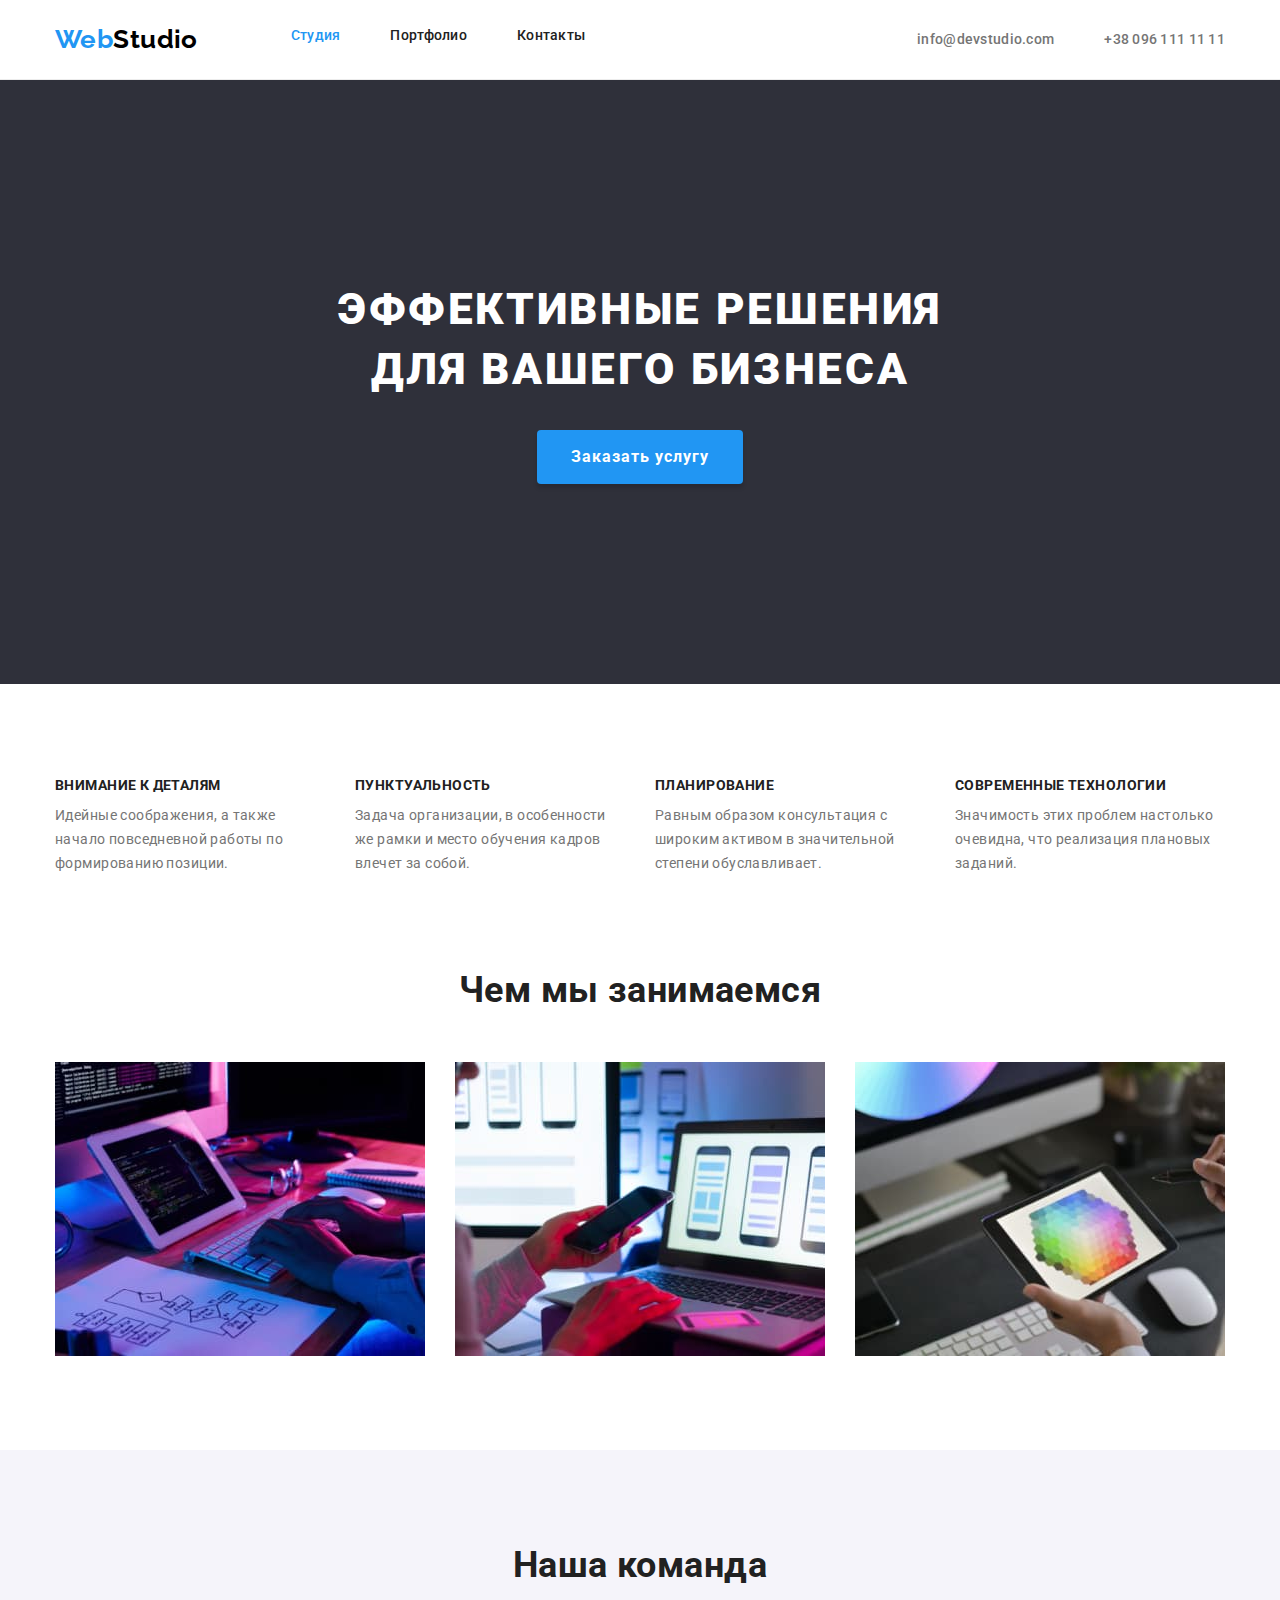
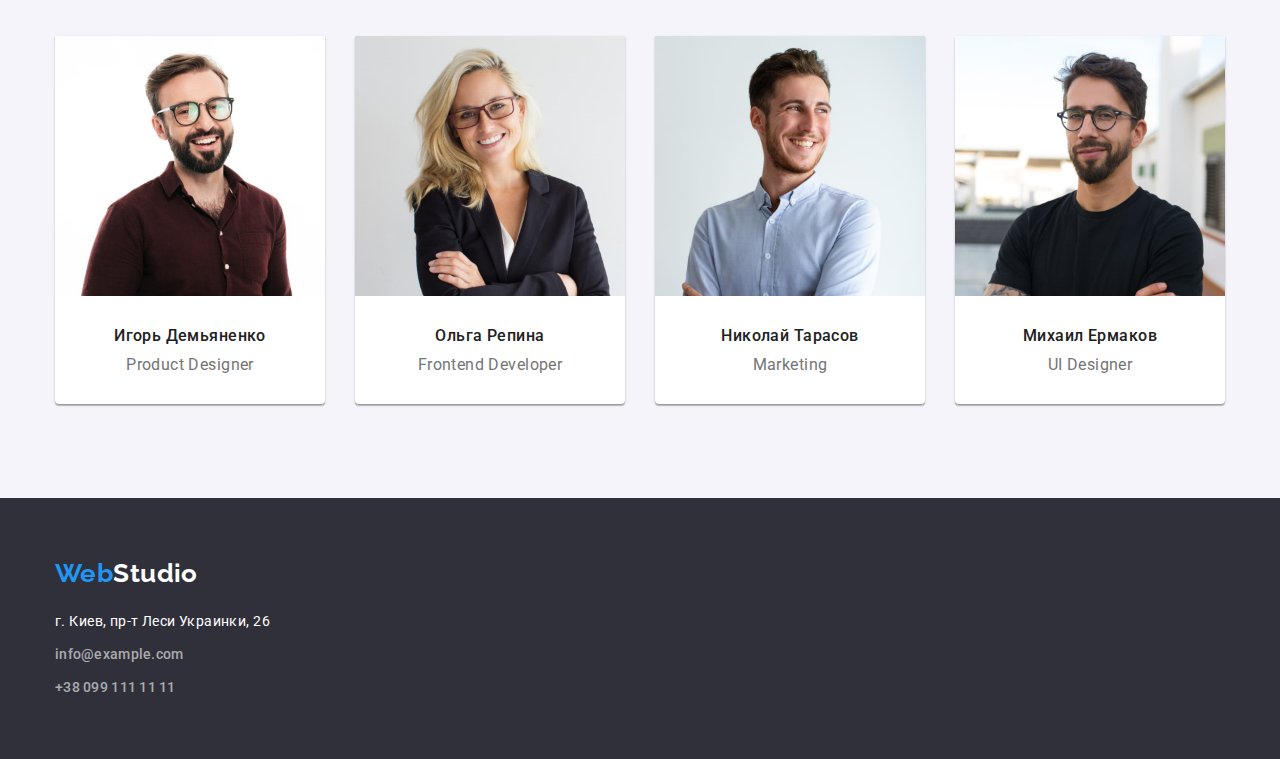
<file: index.html>
<!DOCTYPE html>
<html lang="ru">
  <head>
    <meta charset="UTF-8" />
    <meta http-equiv="X-UA-Compatible" content="IE=edge" />
    <meta name="viewport" content="width=device-width, initial-scale=1.0" />
    <title>Document</title>
    <link rel="preconnect" href="https://fonts.googleapis.com" />
    <link rel="preconnect" href="https://fonts.gstatic.com" crossorigin />
    <link
      href="https://fonts.googleapis.com/css2?family=Raleway:wght@700&family=Roboto:wght@400;500;700;900&display=swap"
      rel="stylesheet"
    />
    <link
      rel="stylesheet"
      href="https://cdn.jsdelivr.net/npm/modern-normalize@1.1.0/modern-normalize.min.css"
    />
    <link rel="stylesheet" href="./css/styles.css" />
  </head>
  <body>
    <!-- HEADER -->
    <header class="top-header">
      <div class="container header-container">
        <nav class="top-nav">
          <a class="logo link logo-header" href="./index.html"
            >Web<span class="studio">Studio</span></a
          >
          <ul class="menu list">
            <li class="menu-item">
              <a class="menu-link link current" href="./index.html">Студия</a>
            </li>
            <li class="menu-item">
              <a class="menu-link link" href="./portfolio.html">Портфолио</a>
            </li>
            <li class="menu-item">
              <a class="menu-link link" href="">Контакты</a>
            </li>
          </ul>
        </nav>
        <ul class="contact-header list">
          <li class="mail-header">
            <a class="contact-mail" href="mailto:info@devstudio.com">info@devstudio.com</a>
          </li>
          <li>
            <a class="contact-phone" href="tel:+380961111111">+38 096 111 11 11</a>
          </li>
        </ul>
      </div>
    </header>
    <main>
      <!-- HERO -->
      <section class="hero section">
        <div class="container">
          <h1 class="hero-name">Эффективные решения для вашего бизнеса</h1>
          <button class="modal-btn" type="button">Заказать услугу</button>
        </div>
      </section>
      <!-- BENEFITS -->
      <section class="benefits-section section">
        <div class="container">
          <h2 class="hidden-name">Почему нас выбирают</h2>
          <ul class="benefits list">
            <li class="benefits-list">
              <h3 class="benefits-name">Внимание к деталям</h3>
              <p>
                Идейные соображения, а также начало повседневной работы по формированию позиции.
              </p>
            </li>
            <li class="benefits-list">
              <h3 class="benefits-name">Пунктуальность</h3>
              <p>
                Задача организации, в особенности же рамки и место обучения кадров влечет за собой.
              </p>
            </li>
            <li class="benefits-list">
              <h3 class="benefits-name">Планирование</h3>
              <p>
                Равным образом консультация с широким активом в значительной степени обуславливает.
              </p>
            </li>
            <li class="benefits-list">
              <h3 class="benefits-name">Современные технологии</h3>
              <p>Значимость этих проблем настолько очевидна, что реализация плановых заданий.</p>
            </li>
          </ul>
        </div>
      </section>
      <!-- TO-DO-LIST -->
      <section class="to-do-section section">
        <div class="container">
          <h2 class="section-name">Чем мы занимаемся</h2>
          <ul class="to-do-gallery list">
            <li class="gallery-img">
              <img
                src="./images/tasks/box-1.jpg"
                alt="набор кода на клавиатуре"
                width="370"
                height="294"
              />
            </li>
            <li class="gallery-img">
              <img
                src="./images/tasks/box-2.jpg"
                alt="адаптация сайта для смартфонов"
                width="370"
                height="294"
              />
            </li>
            <li class="gallery-img">
              <img
                src="./images/tasks/box-3.jpg"
                alt="палитра на планшете"
                width="370"
                height="294"
              />
            </li>
          </ul>
        </div>
      </section>
      <!-- TEAM -->
      <section class="team section">
        <div class="container">
          <h2 class="section-name">Наша команда</h2>
          <ul class="team-list list">
            <li class="team-card">
              <img
                src="./images/team/igor-demyanenko.jpg"
                alt="Игорь Демьяненко"
                width="270"
                height="260"
              />
              <div class="card-name-info">
                <h3 class="card-name">Игорь Демьяненко</h3>
                <p class="card-info" lang="en">Product Designer</p>
              </div>
            </li>
            <li class="team-card">
              <img
                src="./images/team/olga-repina.jpg"
                alt="Ольга Репина"
                width="270"
                height="260"
              />
              <div class="card-name-info">
                <h3 class="card-name">Ольга Репина</h3>
                <p class="card-info" lang="en">Frontend Developer</p>
              </div>
            </li>
            <li class="team-card">
              <img
                src="./images/team/nikolay-tarasov.jpg"
                alt="Николай Тарасов"
                width="270"
                height="260"
              />
              <div class="card-name-info">
                <h3 class="card-name">Николай Тарасов</h3>
                <p class="card-info" lang="en">Marketing</p>
              </div>
            </li>
            <li class="team-card">
              <img
                src="./images/team/mikhail-ermakov.jpg"
                alt="Михаил Ермаков"
                width="270"
                height="260"
              />
              <div class="card-name-info">
                <h3 class="card-name">Михаил Ермаков</h3>
                <p class="card-info" lang="en">UI Designer</p>
              </div>
            </li>
          </ul>
        </div>
      </section>
    </main>
    <!-- FOOTER -->
    <footer class="page-footer">
      <div class="container">
        <a class="logo link" href="./index.html">Web<span class="studio-footer">Studio</span></a>
        <address class="ws-address">
          <ul class="address list">
            <li class="contact-footer-list">
              <a
                class="address-map link"
                href="https://goo.gl/maps/7SedMrmF1vH1Pyd48"
                target="_blank"
                rel="noopener noreferrer"
                >г. Киев, пр-т Леси Украинки, 26</a
              >
            </li>
            <li class="contact-footer-list">
              <a class="contact-mail link" href="mailto:info@example.com">info@example.com</a>
            </li>
            <li class="contact-footer-list">
              <a class="contact-phone link" href="tel:+380991111111">+38 099 111 11 11</a>
            </li>
          </ul>
        </address>
      </div>
    </footer>
  </body>
</html>
</file>
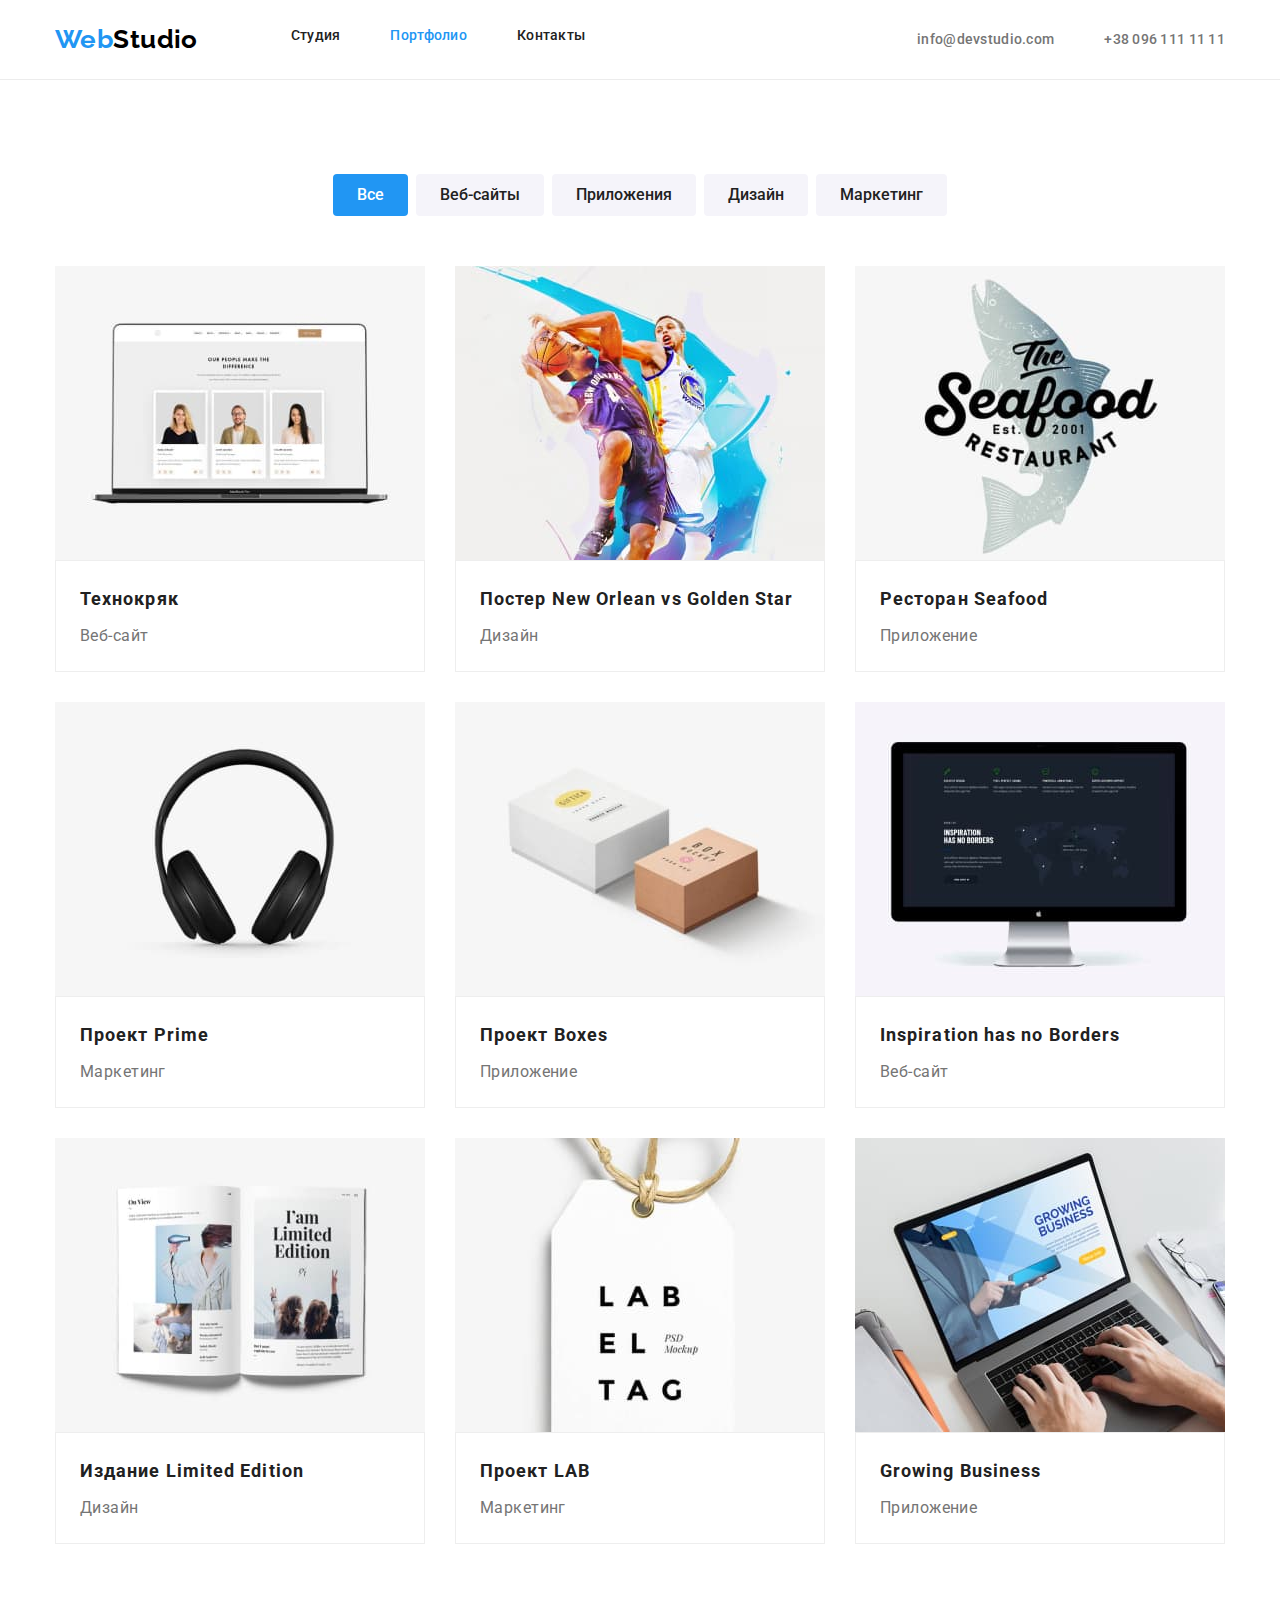
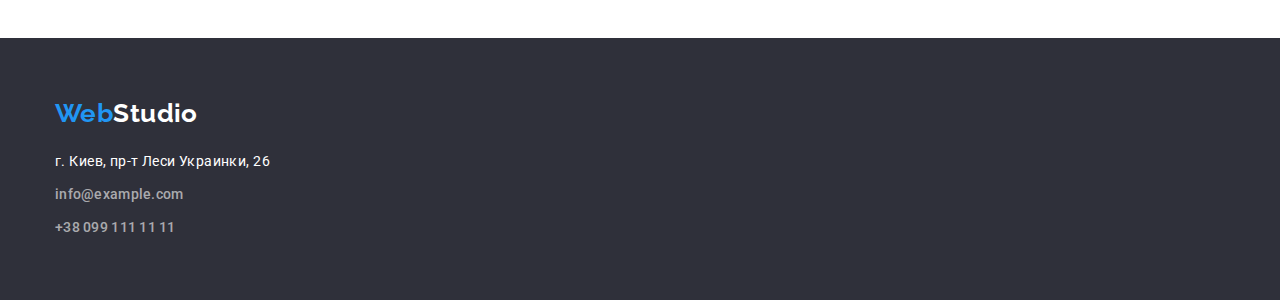
<file: portfolio.html>
<!DOCTYPE html>
<html lang="ru">
  <head>
    <meta charset="UTF-8" />
    <meta http-equiv="X-UA-Compatible" content="IE=edge" />
    <meta name="viewport" content="width=device-width, initial-scale=1.0" />
    <title>Document</title>
    <link rel="preconnect" href="https://fonts.googleapis.com" />
    <link rel="preconnect" href="https://fonts.gstatic.com" crossorigin />
    <link
      href="https://fonts.googleapis.com/css2?family=Raleway:wght@700&family=Roboto:wght@400;500;700;900&display=swap"
      rel="stylesheet"
    />
    <link rel="stylesheet" href="https://cdn.jsdelivr.net/npm/modern-normalize@1.1.0/modern-normalize.min.css">
    <link rel="stylesheet" href="./css/styles.css" />
  </head>
  <body>
    <!-- HEADER -->
    <header class="top-header">
      <div class="container header-container">
      <nav class="top-nav">
        <a class="logo link logo-header" href="./index.html">Web<span class="studio">Studio</span></a>
        <ul class="menu list">
          <li class="menu-item">
            <a class="menu-link link" href="./index.html">Студия</a>
          </li>
          <li class="menu-item">
            <a class="menu-link link current" href="./portfolio.html">Портфолио</a>
          </li>
          <li class="menu-item">
            <a class="menu-link link" href="">Контакты</a>
          </li>
        </ul>
      </nav>
      <ul class="contact-header list">
        <li class="mail-header">
          <a class="contact-mail" href="mailto:info@devstudio.com">info@devstudio.com</a>
        </li>
        <li>
          <a class="contact-phone" href="tel:+380961111111">+38 096 111 11 11</a>
        </li>
      </ul>
    </div>
    </header>
    <main>
      <!-- PORTFOLIO PAGE -->
      <section class="portfolio section">
        <div class="container">
        <h1 class="hidden-name">Портфолио</h1>
        <ul class="filter-btn-list list">
          <li class="filter-button">
            <button class="filter-btn current" type="button">Все</button>
          </li>
          <li class="filter-button">
            <button class="filter-btn" type="button">Веб-сайты</button>
          </li>
          <li class="filter-button">
            <button class="filter-btn" type="button">Приложения</button>
          </li>
          <li class="filter-button">
            <button class="filter-btn" type="button">Дизайн</button>
          </li>
          <li class="filter-button">
            <button class="filter-btn" type="button">Маркетинг</button>
          </li>
        </ul>
        <ul class="projects list">
          <li class="project-card">
            <img
              src="./images/portfolio/project-1.jpg"
              alt="Открыт веб-сайт на ноутбуке"
              
            />
            <div class="project-name-info">
            <h2 class="project-name">Технокряк</h2>
            <p class="project-info">Веб-сайт</p></div>
          </li>
          <li class="project-card">
            <img
              src="./images/portfolio/project-2.jpg"
              alt="Два боскетболиста в прыжке c мячом"
              width="370"
              height="294"
            />
             <div class="project-name-info">
            <h2 class="project-name">Постер <span lang="en">New Orlean vs Golden Star</span></h2>
            <p class="project-info">Дизайн</p></div>
          </li>
          <li class="project-card">
            <img
              src="./images/portfolio/project-3.jpg"
              alt="логотип рыбного ресторана"
              width="370"
              height="294"
            />
             <div class="project-name-info">
            <h2 class="project-name">Ресторан <span lang="en">Seafood</span></h2>
            <p class="project-info">Приложение</p></div>
          </li>
          <li class="project-card">
            <img
              src="./images/portfolio/project-4.jpg"
              alt="накладные наушники"
              width="370"
              height="294"
            />
             <div class="project-name-info">
            <h2 class="project-name">Проект <span lang="en">Prime</span></h2>
            <p class="project-info">Маркетинг</p></div>
          </li>
          <li class="project-card">
            <img
              src="./images/portfolio/project-5.jpg"
              alt="белая и коричневая коробки"
              width="370"
              height="294"
            />
             <div class="project-name-info">
            <h2 class="project-name">Проект <span lang="en">Boxes</span></h2>
            <p class="project-info">Приложение</p></div>
          </li>
          <li class="project-card">
            <img
              src="./images/portfolio/project-6.jpg"
              alt="на мониторе отображается сайт"
              width="370"
              height="294"
            />
             <div class="project-name-info">
            <h2 class="project-name" lang="en">Inspiration has no Borders</h2>
            <p class="project-info">Веб-сайт</p></div>
          </li>
          <li class="project-card">
            <img
              src="./images/portfolio/project-7.jpg"
              alt="открытый журнал"
              width="370"
              height="294"
            />
             <div class="project-name-info">
            <h2 class="project-name">Издание <span lang="en">Limited Edition</span></h2>
            <p class="project-info">Дизайн</p></div>
          </li>
          <li class="project-card">
            <img
              src="./images/portfolio/project-8.jpg"
              alt="ярлык для товара"
              width="370"
              height="294"
            />
             <div class="project-name-info">
            <h2 class="project-name">Проект LAB</h2>
            <p class="project-info">Маркетинг</p></div>
          </li>
          <li class="project-card">
            <img
              src="./images/portfolio/project-9.jpg"
              alt="на ноутбуке открыт сайт"
              width="370"
              height="294"
            />
             <div class="project-name-info">
            <h2 class="project-name" lang="en">Growing Business</h2>
            <p class="project-info">Приложение</p></div>
          </li>
        </ul>
        </div>
      </section>
    </main>
    <!-- FOOTER -->
    <footer class="page-footer">
      <div class="container">
      <a class="logo link" href="./index.html">Web<span class="studio-footer">Studio</span></a>
      <address class="ws-address">
        <ul class="address list">
          <li class="contact-footer-list">
            <a
              class="address-map link"
              href="https://goo.gl/maps/7SedMrmF1vH1Pyd48"
              target="_blank"
              rel="noopener noreferrer"
              >г. Киев, пр-т Леси Украинки, 26</a
            >
          </li>
          <li class="contact-footer-list"><a class="contact-mail link" href="mailto:info@example.com">info@example.com</a></li>
          <li class="contact-footer-list"><a class="contact-phone link" href="tel:+380991111111">+38 099 111 11 11</a></li>
        </ul>
      </address>
    </div>
    </footer>
  </body>
</html>
</file>
<file: css/styles.css>
:root {
  --pimary-color: #757575;
  --secondary-color: #212121;
  --accent-color: #2196f3;
  --primery-white-color: #ffffff;
  --secondary-white-color: #EEEEEE;
  --white-color: #f5f4fa;
  --hero-background-color: #2F303A;

  --primary-font: 'Roboto', sans-serif;
  --secondary-font: 'Raleway', sans-serif;
}

/* ============================================RESET======================================= */

body {
  font-family: var(--primary-font);
  font-size: 14px;
  line-height: 1.71;
  letter-spacing: 0.03em;

  background-color: var(--primery-white-color);
  color: var(--pimary-color);
}

h1,
h2,
h3,
h4,
p {
  margin-top: 0;
  margin-bottom: 0;
}

.list {
  list-style: none;
}
.link {
  text-decoration: none;
}

ul,
ol {
  margin-top: 0;
  margin-bottom: 0;
  padding-left: 0;
}

img {
  display: block;
  max-width: 100%, 
  height: auto;
}

button {
  cursor: pointer;
}

.hidden-name {
  position: absolute;
  width: 1px;
  height: 1px;
  margin: -1px;
  border: 0;
  padding: 0;
  white-space: nowrap;
  clip-path: inset(100%);
  clip: rect(0 0 0 0);
  overflow: hidden;
}

/* =================================UTILITY-CLASSES============================= */

.section {
  padding-top: 94px;
  padding-bottom: 94px;
}

.container {
  width: 1200px;
  margin-left: auto;
  margin-right: auto;
  padding-left: 15px;
  padding-right: 15px;
}

.top-nav,
.menu,
.contact-header,
.to-do-gallery,
.team-list,
.benefits,
.filter-btn-list,
.projects
{
  display: flex;
}

.benefits,
.to-do-gallery,
.team-list,
.projects {
  gap: 30px;
}

/* =====================================HEADER===================================== */

.header-container {
  display: flex;
  align-items: center;
  justify-content: space-between;
}

.top-header {
  padding-top: 24px;
  padding-bottom: 24px;

  border-bottom: 1px solid #ECECEC;
}

/* ====================LOGO================ */
.logo-header {
  margin-right: 93px;
}

.logo {
  font-family: var(--secondary-font);
  font-weight: 700;
  font-size: 26px;
  line-height: 1.19;

  color: var(--accent-color);
}

.studio {
  color: #000000;
}
/* ====================NAV=================== */
.menu-item:not(:last-child) {
  margin-right: 50px;
}

.menu-link {
  font-weight: 500;
  line-height: 1.14;
  letter-spacing: 0.02em;

  color: var(--secondary-color);
}
.menu-link:hover,
.menu-link:focus {
  color: var(--accent-color);
}

.menu-link.current {
  color: var(--accent-color);
}

/* ====================CONTACTS=================== */

.contact-mail,
.contact-phone {
  text-decoration: none;
  font-weight: 500;
  line-height: 1.14;
  letter-spacing: 0.02em;

  color: var(--pimary-color);
}

.mail-header {
  margin-right: 50px;
}

.contact-mail:hover,
.contact-mail:focus {
  color: var(--accent-color);
}
.contact-phone:hover,
.contact-phone:focus {
  color: var(--accent-color);
}

/* ===============================================HERO============================================ */
.hero {
  background-color: var(--hero-background-color);

  padding-top: 200px;
  padding-bottom: 200px;

  text-align: center;
}

.hero-name {
  font-weight: 900;
  font-size: 44px;
  line-height: 1.36;
  text-align: center;
  letter-spacing: 0.06em;

  width: 696px;
  margin-left: auto;
  margin-right: auto;
  margin-bottom: 30px;

  text-transform: uppercase;
  color: var(--primery-white-color);
}

.modal-btn {
  font-weight: 700;
  font-size: 16px;
  line-height: 1.88;

  padding: 10px 32px;

  letter-spacing: 0.06em;

  color: var(--primery-white-color);
  background: var(--accent-color);
  border-color: transparent;

  box-shadow: 0px 4px 4px rgba(0, 0, 0, 0.15);
  border-radius: 4px;
}

/* ============================================BENEFITS============================================= */

.benefits-name {
  font-size: 14px;
  line-height: 1.14;
  text-transform: uppercase;

  color: var(--secondary-color);

  margin-bottom: 10px;
}

.benefits-list {
  width: 270px;
}

/* ==========================================--TO-DO_SECTION========================================== */

.to-do-section {
  padding-top: 0;
}

/* ==============================================TEAM================================================= */
.team {
  background: var(--white-color);
}

.section-name {
  font-size: 36px;
  line-height: 1.17;
  text-align: center;

  color: var(--secondary-color);

  margin-bottom: 50px;
}

.team-card {
  background: var(--primery-white-color);

  box-shadow: 0px 1px 3px rgba(0, 0, 0, 0.12), 0px 1px 1px rgba(0, 0, 0, 0.14),
    0px 2px 1px rgba(0, 0, 0, 0.2);
  border-radius: 0px 0px 4px 4px;
}

.card-name {
  font-weight: 500;
  font-size: 16px;
  line-height: 1.19;
  text-align: center;

  color: var(--secondary-color);
  
  margin-bottom: 10px;
}

.card-info {
  font-size: 16px;
  line-height: 1.19;
  text-align: center;
}

.card-name-info {
  padding-top: 30px;
  padding-bottom: 30px;
}
/* ==================================================FOOTER======================================= */

.page-footer {
  padding-top: 60px;
  padding-bottom: 60px;

  background: var(--hero-background-color)
}

.address-map,
.address .contact-mail,
.address .contact-phone {
  font-style: normal;

  color: var(--primery-white-color);
}

.address .contact-mail,
.address .contact-phone {
  color: rgba(255, 255, 255, 0.6);
}

.address .contact-mail:hover,
.address .contact-mail:focus {
  color: var(--accent-color);
}

.address .contact-phone:hover,
.address .contact-phone:focus {
  color: var(--accent-color);
}

.studio-footer {
  color: var(--primery-white-color);
}

.ws-address {
  margin-top: 20px;
}

.contact-footer-list:not(:last-child) {
  margin-bottom: 9px;
  }

/* ==============================================PORTFOLIO========================================== */
/* ============FILTER-BUTTONS============ */
.filter-button:not(:last-child) {
  margin-right: 8px;
}

.filter-btn {
  background: var(--white-color);
  color: var(--secondary-color);

  border-radius: 4px;
  border-color: transparent;

  font-family: 'Roboto';
  font-style: normal;
  font-weight: 500;
  font-size: 16px;
  line-height: 1.62;
  text-align: center;

  padding: 6px 22px;
}

.filter-btn:hover,
.filter-btn:focus {
  background-color: var(--accent-color);
  box-shadow: 0px 3px 1px rgba(0, 0, 0, 0.1), 0px 1px 2px rgba(0, 0, 0, 0.08),
    0px 2px 2px rgba(0, 0, 0, 0.12);
  border-radius: 4px;
  
  color: var(--primery-white-color);
}

.filter-btn.current {
  background-color: var(--accent-color);
  color: var(--primery-white-color);
}

.filter-btn-list {
  justify-content: center;
  margin-bottom: 50px;
}

.projects {
  flex-wrap: wrap;
}

.project-card {
  flex-basis: calc((100% - 60px) / 3);
  background-color: var(--primery-white-color);
}

.project-name {
  font-size: 18px;
  line-height: 2;
  letter-spacing: 0.06em;

  color: var(--secondary-color);

  margin-bottom: 4px;
}

.project-info {
  font-size: 16px;
  line-height: 1.88;
}

.project-name-info {
  border: 1px solid var(--secondary-white-color);
  padding: 20px 24px;
}
</file>
